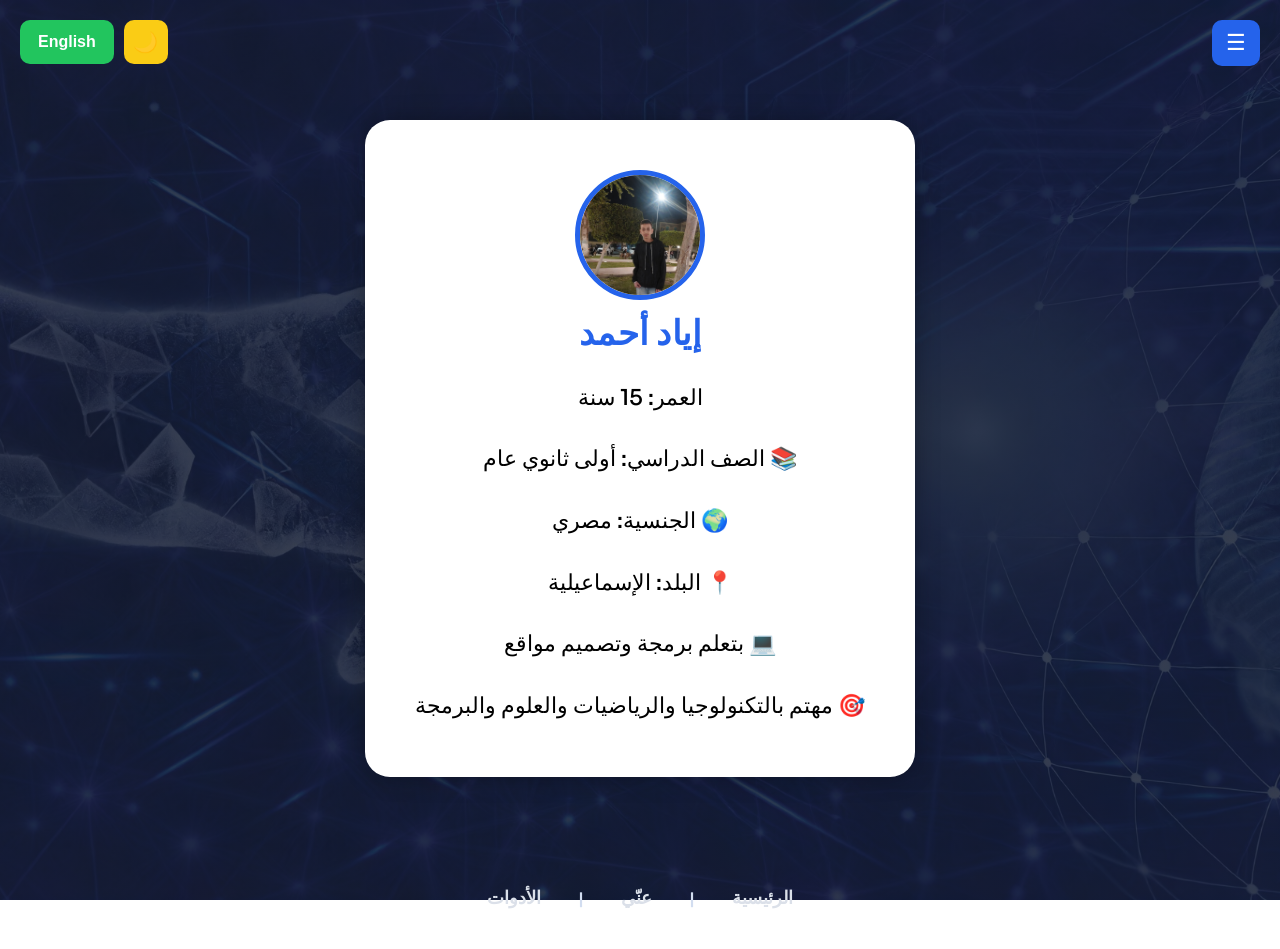
<file: About.html>
<!DOCTYPE html>
<html lang="ar" dir="rtl">

<head>

    <meta name="viewport" content="width=device-width, initial-scale=1.0">

    <title>Eyad Ahmed ( About )</title>

    <link rel="stylesheet" href="style.css">

    <link rel="icon" type="image/png" href="E-Logo.png">

    <link href="https://fonts.googleapis.com/css2?family=Sora:wght@300;400;500;600;700;800&display=swap" rel="stylesheet">

</head>


<body>

  <div class="menu-container">

<button id="menuBtn" class="menu-btn">
☰
</button>

<div id="menu" class="menu">

<a href="index.html" id="homeLink">الرئيسية</a>

<a href="About.html" id="aboutLink">About</a>

<a href="tools.html" id="toolsLink">Tools</a>

</div>

  </div>

<div class="top-buttons">

<button id="themeBtn" class="theme-btn">
🌙
</button>

<button id="langBtn" class="lang-btn">
English
</button>
</div>

<div class="box about-box">

  
  <img src="eyad.jpg" class="photo">

<h1 id="AboutName">إياد أحمد</h1>

<p id="age">العمر: 15 سنة</p>

<p id="grade">📚 الصف الدراسي: أولى ثانوي عام</p>

<p id="nation">🌍 الجنسية: مصري</p>

<p id="city">📍 البلد: الإسماعيلية</p>

<p id="learn">💻 بتعلم برمجة وتصميم مواقع</p>

<p id="interest">🎯 مهتم بالتكنولوجيا والرياضيات والعلوم والبرمجة</p>

</div>
   <body class="site-main"> 
     
    <footer class="footer-nav">

<a href="index.html" id="footerHome">الرئيسية</a>

<span>|</span>

<a href="About.html" id="footerAbout">About</a>

<span>|</span>

<a href="tools.html" id="footerTools">Tools</a>

  </footer>

     </body>
   
<script src="script.js"></script>

</body>

</html>
</file>
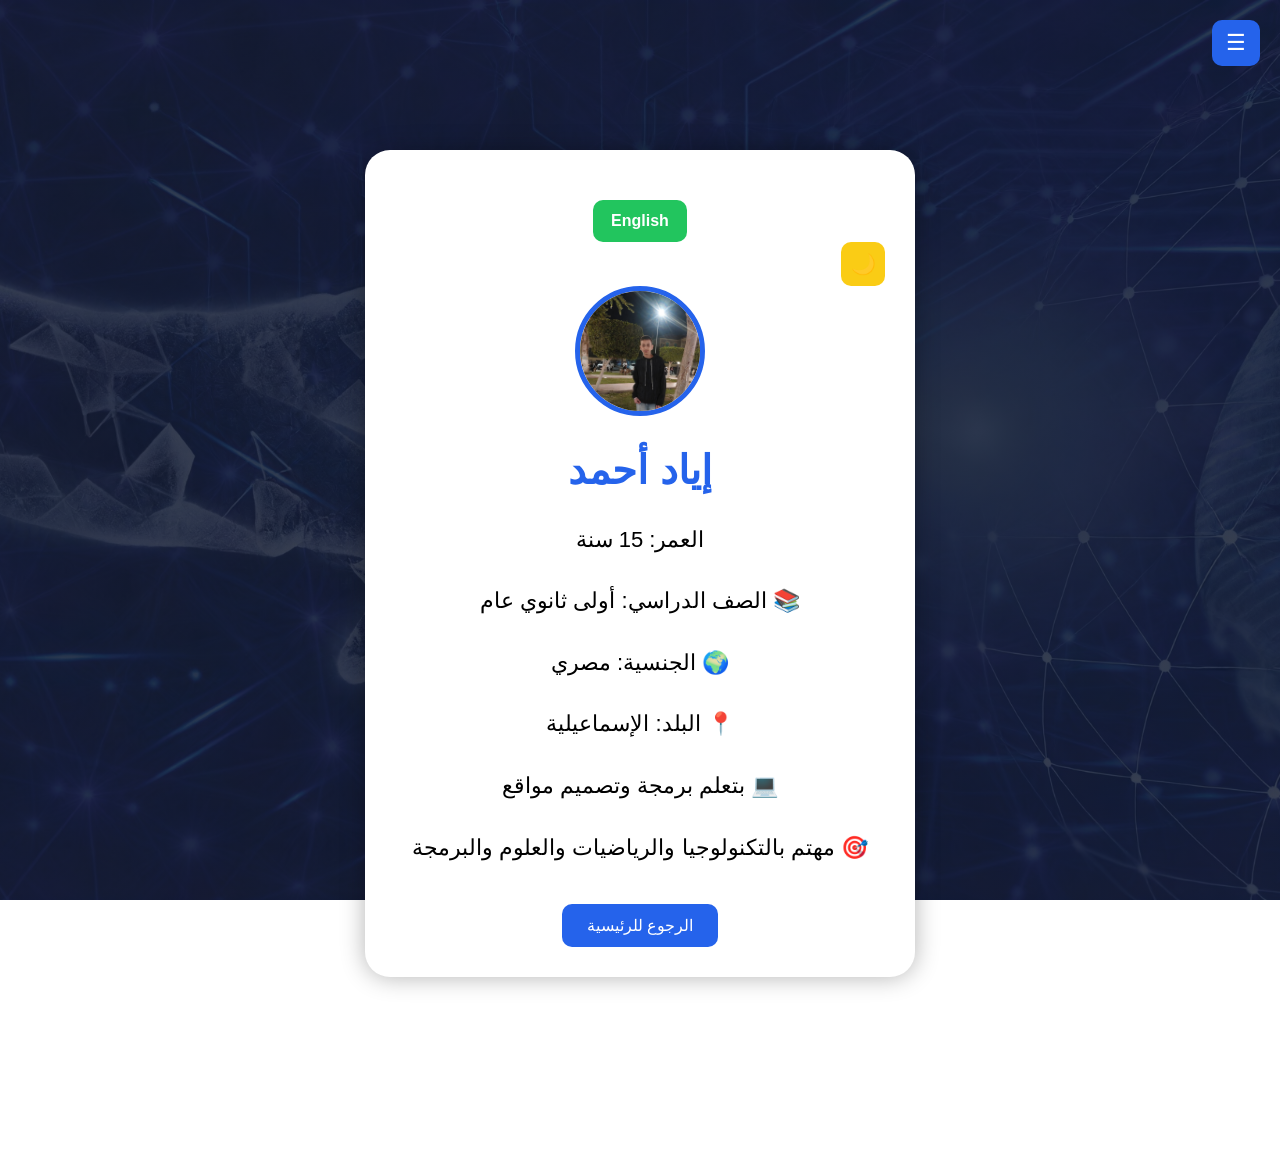
<file: cv.html>
<!DOCTYPE html>
<html lang="ar" dir="rtl">

<head>

    <meta name="viewport" content="width=device-width, initial-scale=1.0">

    <title>Eyad Ahmed ( CV )</title>

    <link rel="stylesheet" href="style.css">

</head>


<body>

  <div class="menu-container">

<button id="menuBtn" class="menu-btn">
☰
</button>

<div id="menu" class="menu">

<a href="index.html">الرئيسية</a>

<a href="cv.html">CV</a>

</div>

</div>

<div class="box">

  <div class="lang-container">

<button id="langBtn" class="lang-btn">
English
</button>

</div>

<div class="theme-container">

<button id="themeBtn" class="theme-btn">
🌙
</button>

</div>

<img src="eyad.jpg" class="photo">

<h1 id="cvName">إياد أحمد</h1>

<p id="age">🎂 العمر: 15 سنة</p>

<p id="grade">📚 الصف الدراسي: أولى ثانوي عام</p>

<p id="nation">🌍 الجنسية: مصري</p>

<p id="city">📍 البلد: الإسماعيلية</p>

<p id="learn">💻 بتعلم برمجة وتصميم مواقع</p>

<p id="interest">🎯 مهتم بالتكنولوجيا والرياضيات والعلوم والبرمجة</p>

<a class="btn" href="index.html" id="backBtn">
الرجوع للرئيسية
</a>

</div>

<footer class="footer-nav">

<a href="index.html">الرئيسية</a>

<span>|</span>

<a href="cv.html">CV</a>

</footer>

<script src="script.js"></script>

</body>

</html>
</file>
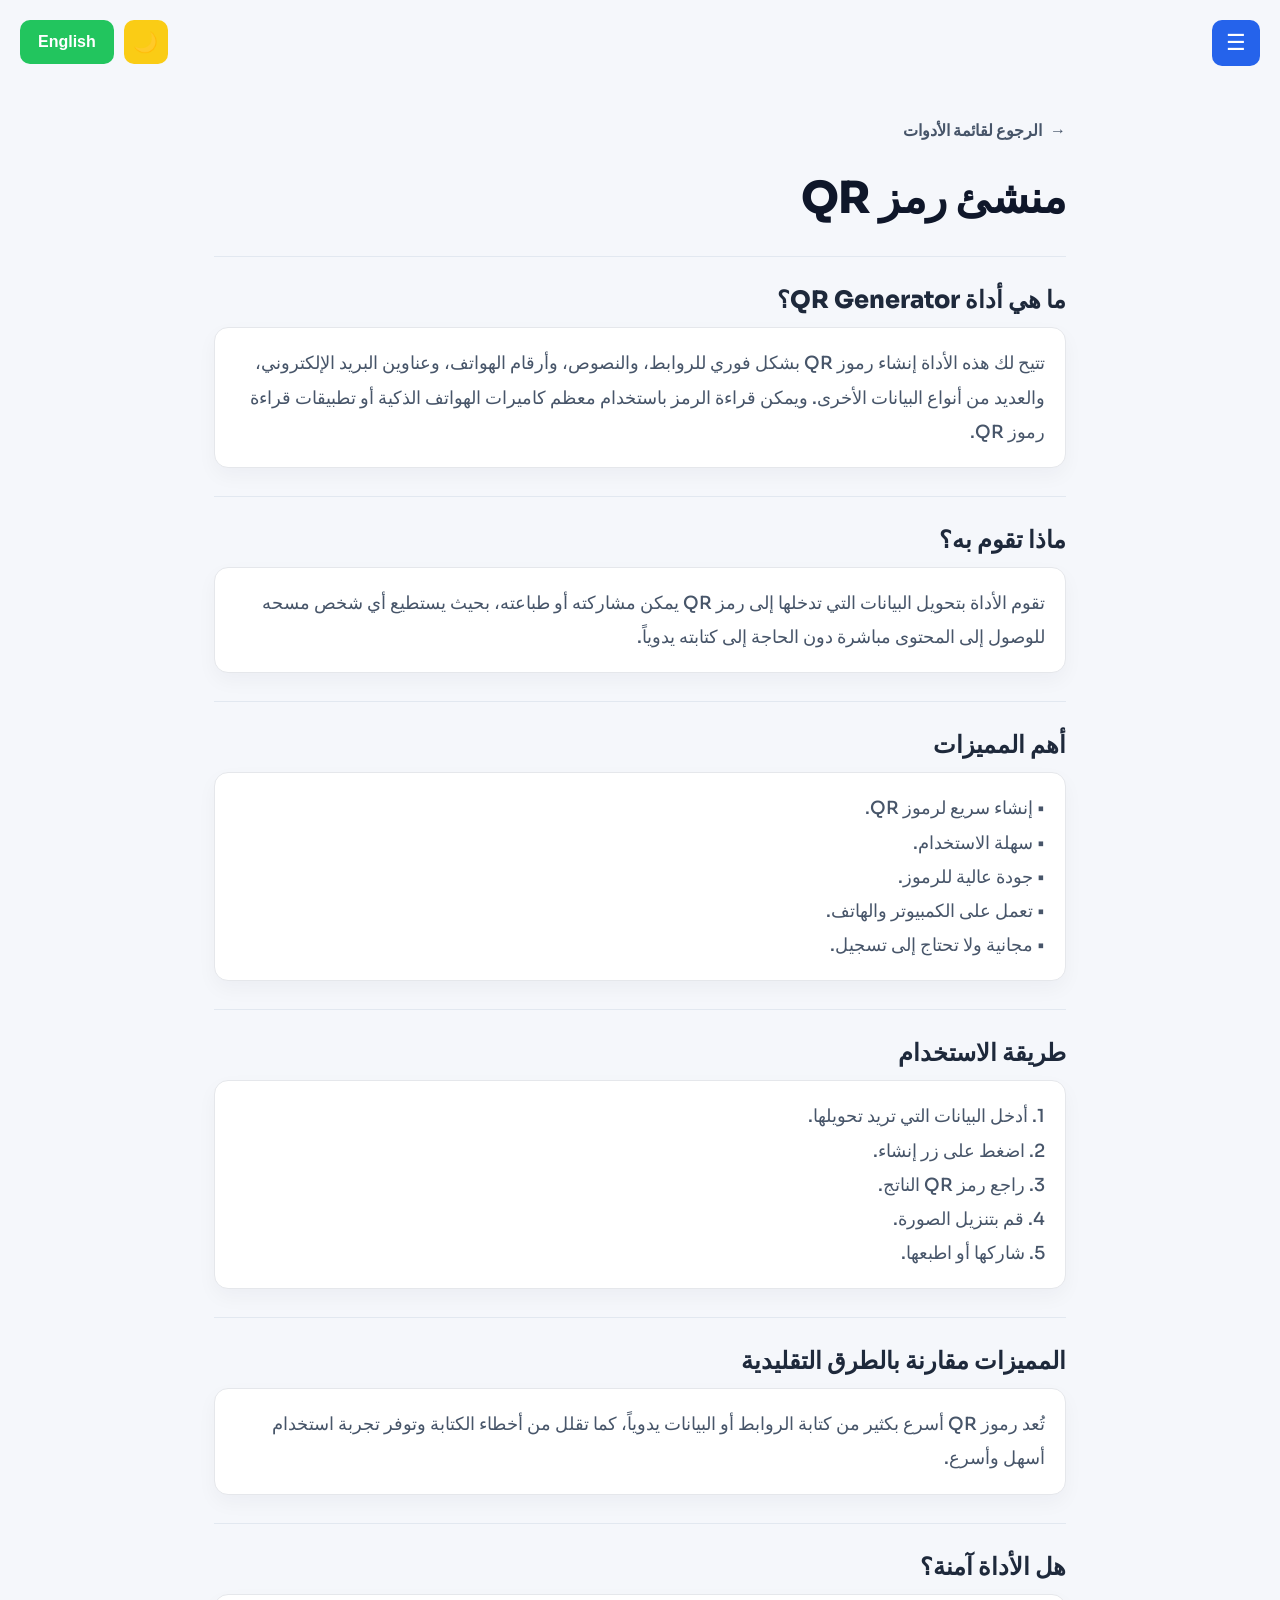
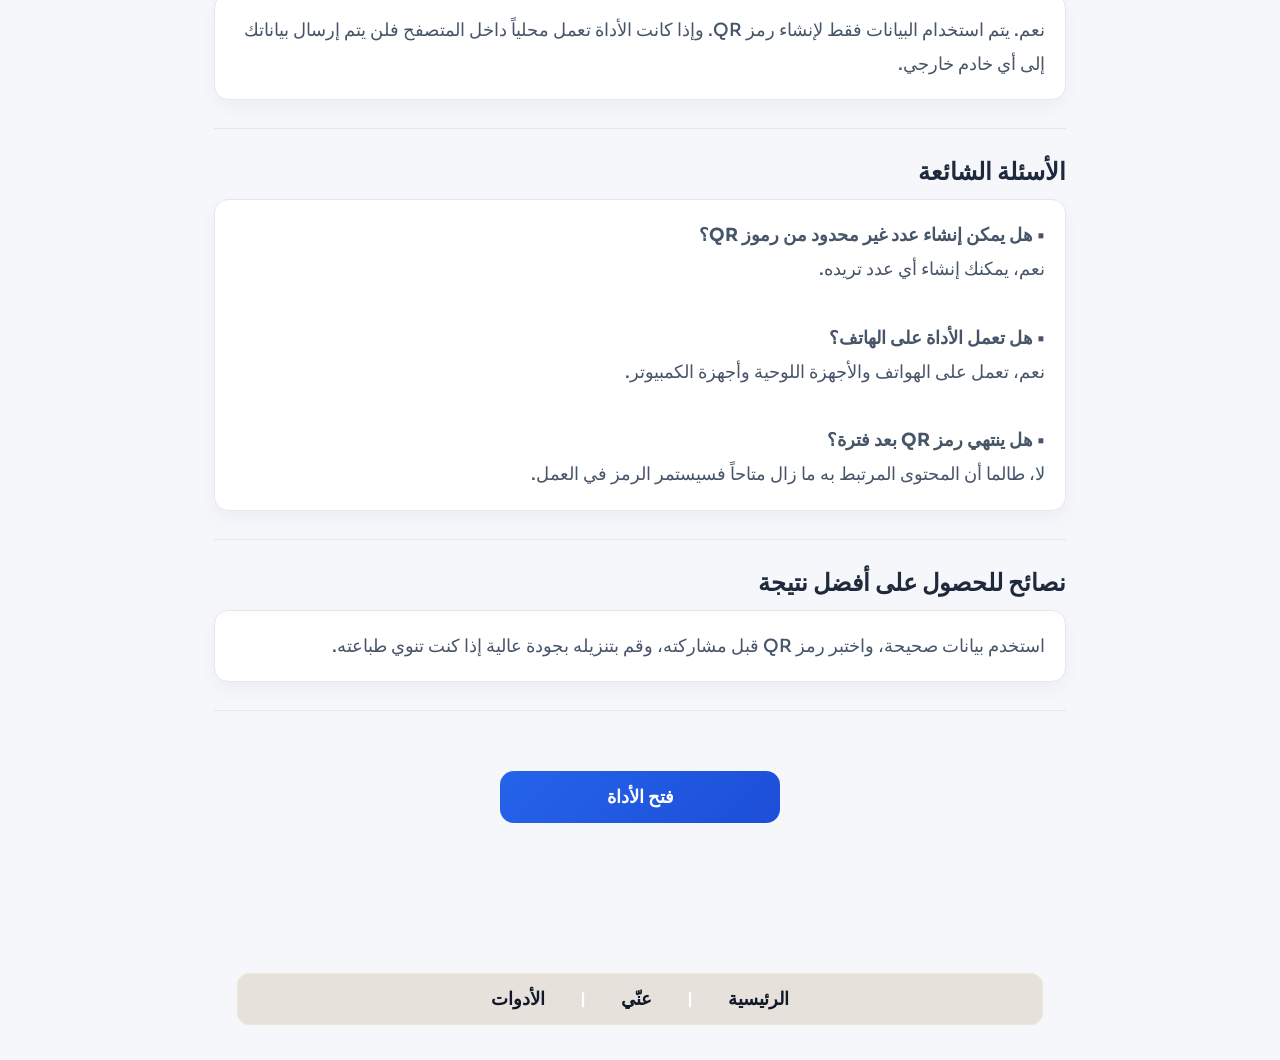
<file: qr-generator-guide.html>
<!DOCTYPE html>
<html lang="ar" dir="rtl">

<head>

<meta charset="UTF-8">

<meta name="viewport" content="width=device-width, initial-scale=1.0">

<title>Eyad Ahmed ( QR Generator )</title>

<link rel="stylesheet" href="style.css">

<link rel="icon" type="image/png" href="E-Logo.png">

<link href="https://fonts.googleapis.com/css2?family=Sora:wght@300;400;500;600;700;800&display=swap" rel="stylesheet">

</head>

<body class="guide-body">

<div class="menu-container">

<button id="menuBtn" class="menu-btn">
☰
</button>

<div id="menu" class="menu">

<a href="index.html" id="homeLink">الرئيسية</a>

<a href="About.html" id="aboutLink">عنّي</a>

<a href="Tools.html" id="toolsLink">الأدوات</a>

</div>

  </div>

<div class="top-buttons">

<button id="themeBtn" class="theme-btn">
🌙
</button>

<button id="langBtn" class="lang-btn">
English
</button>

</div>

<main class="guide-page">

<a href="Tools.html" class="back-link">

<span id="backArrow">→</span>

<span id="backText">الرجوع لقائمة الأدوات</span>

</a>

<h1 id="guideTitle">QR Generator</h1>

<hr>

<h2 id="whatTitle">ما هي أداة QR Generator؟</h2>

<p id="whatText">...</p>

<hr>

<h2 id="doesTitle">ماذا تقوم به؟</h2>

<p id="doesText">...</p>

<hr>

<h2 id="featuresTitle">أهم المميزات</h2>

<p id="featuresText">...</p>

<hr>

<h2 id="howTitle">طريقة الاستخدام</h2>

<p id="howText">...</p>

<hr>

<h2 id="compareTitle">المميزات مقارنة بالطرق التقليدية</h2>

<p id="compareText">...</p>

<hr>

<h2 id="safeTitle">هل الأداة آمنة؟</h2>

<p id="safeText">...</p>

<hr>

<h2 id="faqTitle">الأسئلة الشائعة</h2>

<p id="faqText">...</p>

<hr>

<h2 id="tipsTitle">نصائح للحصول على أفضل نتيجة</h2>

<p id="tipsText">...</p>

<hr>

<a href="qr-generator-tool.html" id="openTool" class="btn">فتح الأداة</a>

</main>
    
<footer class="footer-nav">

<a href="index.html" id="footerHome">الرئيسية</a>

<span>|</span>

<a href="About.html" id="footerAbout">عنّي</a>

<span>|</span>

<a href="Tools.html" id="footerTools">الأدوات</a>

</footer>
  
   <script src="script.js"></script>

</body>

 </html>
</file>
<file: style.css>
body {
  background:
    linear-gradient(
      rgba(15, 23, 42, 0.82),
      rgba(15, 23, 42, 0.82)
    ),
    url("background.jpg");
  background-size: cover;
  background-position: center;
  background-repeat: no-repeat;
  background-attachment: fixed;

  display: flex;
  flex-direction: column;
  position: relative;

  min-height: 100vh;
  margin: 0;

  font-family: "Sora", sans-serif;
}

.box {
  position: relative;

  width: 90%;
  max-width: 550px;

  margin: 150px auto 0;

  box-sizing: border-box;

  background: white;
  padding: 50px 30px 30px;

  border-radius: 25px;
  text-align: center;

  box-shadow: 0 0 25px rgba(0, 0, 0, 0.3);
}

.photo {
  width: 120px;
  height: 120px;

  border-radius: 50%;
  object-fit: cover;

  border: 5px solid #2563eb;
}

h1 {
  color: #2563eb;
}

p {
  font-size: 20px;
  font-weight: 500;
  line-height: 1.8;
}

.btn {
  display: inline-block;

  margin-top: 15px;
  padding: 12px 25px;

  background: #2563eb;
  color: white;

  text-decoration: none;

  border-radius: 10px;
}

.btn:hover {
  background: #1d4ed8;
}

.social {
  display: block;

  margin-top: 15px;

  text-decoration: none;

  font-size: 18px;
  font-weight: bold;

  color: #2563eb;

  transition: 0.3s;
}

.social:hover {
  transform: scale(1.05);
}

.whatsapp {
  color: #25d366;
}

.social-links {
  display: flex;
  justify-content: center;
  gap: 25px;
  margin-top: 20px;
}

.social-links a {
  font-size: 38px;
  text-decoration: none;

  transition: 0.3s;
}

.fa-facebook {
  color: #1877f2;
}

.fa-instagram {
  color: #e4405f;
}

.fa-whatsapp {
  color: #25d366;
}

.social-links a:hover {
  transform: scale(1.2);
}

@media (max-width: 600px) {
  #title {
    font-size: 38px;
  }

  #name {
    font-size: 28px;
  }

  h2 {
    font-size: 24px;
  }

  p {
    font-size: 18px;
  }

  .btn {
    font-size: 16px;
    padding: 12px 24px;
  }

  .social-links a {
    font-size: 36px;
  }

  .theme-btn {
    width: 45px;
    height: 45px;
    font-size: 18px;
  }

  .lang-btn {
    font-size: 15px;
    padding: 10px 16px;
  }

  h1 {
    font-size: 22px;
    line-height: 1.4;
  }
}

.box h1 {
  font-size: 40px;
}

.box p {
  font-size: 22px;
}

@media (max-width: 400px) {
  .box {
    padding: 20px;
  }

  h1 {
    font-size: 28px;
  }

  h2 {
    font-size: 20px;
  }

  p {
    font-size: 16px;
  }

  .social-links {
    gap: 15px;
  }

  .social-links a {
    font-size: 30px;
  }
}

.dark-mode {
  background:
    linear-gradient(
      rgba(2, 6, 23, 0.88),
      rgba(2, 6, 23, 0.88)
    ),
    url("background.jpg");

  background-size: cover;
  background-position: center;
  background-repeat: no-repeat;
  background-attachment: fixed;
}

.dark-mode .box {
  background: #1e293b;
  color: white;
}

.dark-mode .menu {
  background: #1e293b;
}

.dark-mode .menu a,
.dark-mode .footer-nav a,
.dark-mode .footer-nav span,
.dark-mode h2,
.dark-mode p {
  color: white;
}

.dark-mode h1 {
  color: #60a5fa;
}

.dark-mode .btn {
  background: #3b82f6;
}

.theme-btn.active {
  background: #60a5fa;
  color: white;
}

.menu-container {
  position: absolute;
  top: 20px;
  right: 20px;
  z-index: 999;
}

.menu-btn {
  background: #2563eb;
  color: white;

  border: none;
  border-radius: 10px;

  padding: 10px 14px;

  font-size: 22px;
  cursor: pointer;
}

.menu {
  display: none;

  position: absolute;
  top: 50px;
  right: 0;

  min-width: 140px;

  background: white;
  border-radius: 12px;

  box-shadow: 0 0 15px rgba(0, 0, 0, 0.2);

  overflow: hidden;
}

.menu a {
  display: block;

  padding: 12px;

  color: #111827;
  text-decoration: none;
  font-weight: bold;
}

.menu a:hover {
  background: #f3f4f6;
  color: #2563eb;
}

.menu.show {
  display: block;
}

@media (max-width: 450px) {
  .menu-container {
    top: 15px;
    right: 15px;
  }

  .theme-container {
    top: 15px;
    right: 75px;
  }
}

.footer-nav {
  margin-top: 250px;
  margin-bottom: 40px;

  text-align: center;
}

.footer-nav a {
  margin: 0 15px;

  color: white;
  text-decoration: none;

  font-size: 18px;
  font-weight: bold;
}

.footer-nav a{
    transition: .3s;
    cursor: pointer;
}

.footer-nav a:hover{
    color:#2563eb;
    text-decoration: underline;
}

.footer-nav span {
  margin: 0 10px;

  color: white;
  font-weight: bold;
}

.lang-btn {
  padding: 12px 18px;

  background: #22c55e;
  color: white;

  border: none;
  border-radius: 10px;

  font-size: 16px;
  font-weight: bold;

  cursor: pointer;
}

.theme-btn {
  display: flex;
  justify-content: center;
  align-items: center;

  width: 44px;
  height: 44px;

  background: #facc15;

  border: none;
  border-radius: 10px;

  font-size: 20px;
  cursor: pointer;
}

#title {
  margin-top: -20px;
  margin-bottom: 0;

  font-size: 48px;
  font-weight: 800;
}

#name,
#AboutName {
  margin-top: 7px;

  font-size: 34px;
  font-weight: 800;

  letter-spacing: 0.5px;
}

.about-box {
  margin-top: 120px;
}

.top-buttons {
  position: absolute;
  top: 20px;
  left: 20px;

  display: flex;
  gap: 10px;

  z-index: 999;
}

/* ========================= */
/* Tools Page */
/* ========================= */

.tools-page {
  background:
    linear-gradient(
      rgba(255, 250, 240, 0.92),
      rgba(255, 250, 240, 0.92)
    ),
    url("background.jpg");

  background-size: cover;
  background-position: center;
  background-repeat: no-repeat;
  background-attachment: fixed;
}

.tools-box {
  width: 70%;
  max-width: 800px;

  margin: 120px auto;
  padding: 45px;

  background: #fffdf8;

  border-radius: 25px;
  box-shadow: 0 10px 30px rgba(0, 0, 0, 0.15);
}

.tools-title {
  margin: 15px 0 35px;

  font-size: 42px;
  font-weight: 800;

  color: #334155;
}

html[dir="rtl"] .tools-title,
html[dir="rtl"] .tools-list {
  direction: rtl;
  text-align: right;
}

/* القائمة */

.tools-list {
  display: flex;
  flex-direction: column;
  gap: 22px;

  margin: 0;
  padding: 0;

  list-style: none;
}

.tool-item {
  display: flex;
  align-items: center;
  gap: 12px;

  font-size: 24px;
}

html[dir="rtl"] .tool-item {
  justify-content: flex-start;
}

html[dir="ltr"] .tool-item {
  justify-content: flex-start;
  flex-direction: row;
}

/* العناصر */

.tool-dot {
  font-size: 26px;
  font-weight: bold;

  color: #334155;
}

.tool-item{
  display:flex;
  align-items:center;
  gap:10px;
  padding:12px 16px;
  border-radius:12px;
  transition:.2s;
}

.tool-item:hover{
  background:#2263a3;
  transform:translateX(-3px);
}

.tool-link {
  color: #0f172a;

  text-decoration: none;
  font-weight: 600;

  transition: 0.3s;
}

.tool-link:hover {
  color: #2563eb;
}

/* ========================= */
/* Dark Mode - Tools */
/* ========================= */

.dark-mode.tools-page {
  background:
    linear-gradient(
      rgba(2, 6, 23, 0.9),
      rgba(2, 6, 23, 0.9)
    ),
    url("background.jpg");

  background-size: cover;
  background-position: center;
  background-repeat: no-repeat;
  background-attachment: fixed;
}

.dark-mode .tools-box {
  background: #1e293b;
}

.dark-mode .tools-title {
  color: #e4e9ee;
}

.dark-mode .tool-link {
  color: #fff;
}

.dark-mode .tool-link:hover {
  color: #e8eef5;
}

.dark-mode .tool-dot {
  color: #d8e2ee;
}

/* Footer - Tools */

.tools-page .footer-nav a,
.tools-page .footer-nav span {
  color: #000;
}

.tools-page .footer-nav a:hover {
  color: #2563eb;
}

.dark-mode.tools-page .footer-nav a,
.dark-mode.tools-page .footer-nav span {
  color: #fff;
}

.dark-mode.tools-page .footer-nav a:hover {
  color: #60a5fa;
}

/* Footer Responsive */

@media (max-width: 600px) {
  .footer-nav {
    display: flex;
    justify-content: center;
    align-items: center;
    flex-wrap: nowrap;
    gap: 10px;
  }

  .footer-nav a {
    margin: 0;

    font-size: 15px;
    white-space: nowrap;
  }

  .footer-nav span {
    margin: 0;
  }
}

/* ========================= */
/* Modern Guide Page */
/* ========================= */

.guide-body{
  background:#f5f7fb;
  font-family:"Sora",sans-serif;
}

/* Page container */
.guide-page{
  width:100%;
  max-width:900px;
  margin:120px auto 80px;
  padding:0 24px;
  box-sizing:border-box;
}

/* Title */
.guide-page h1{
  font-size:44px;
  font-weight:800;
  margin-bottom:30px;
  color:#0f172a;
  letter-spacing:-0.5px;
}

/* Section cards (IMPORTANT UPGRADE) */
.guide-page h2{
  font-size:24px;
  font-weight:800;
  color:#1e293b;
  margin:0;
}

/* paragraph styling */
.guide-page p{
  font-size:18px;
  line-height:1.9;
  color:#475569;
  margin-top:10px;
}

/* REMOVE ugly hr feel */
.guide-page hr{
  border:none;
  height:1px;
  background:#e2e8f0;
  margin:28px 0;
}

/* Make each section feel like a block */
.guide-page h2 + p{
  background:#ffffff;
  padding:18px 20px;
  border-radius:14px;
  border:1px solid #e5e7eb;
  box-shadow:0 8px 20px rgba(15,23,42,.04);
  margin-top:12px;
}

/* Back link improved */
.back-link{
  display:flex;
  align-items:center;
  gap:8px;
  margin-bottom:25px;
  font-size:16px;
  font-weight:600;
  color:#475569;
  text-decoration:none;
  transition:.2s;
}

.back-link:hover{
  color:#2563eb;
}

/* CTA button upgraded */
.guide-page .btn{
  display:block;
  width:280px;
  margin:60px auto 0;
  padding:15px 0;
  text-align:center;

  background:linear-gradient(135deg,#2563eb,#1d4ed8);
  color:#fff;

  font-size:18px;
  font-weight:700;

  border-radius:14px;
  text-decoration:none;

  transition:.25s;
}

.guide-page .btn:hover{
  transform:translateY(-3px);
  box-shadow:0 15px 30px rgba(37,99,235,.25);
}

/* ========================= */
/* DARK MODE (IMPROVED) */
/* ========================= */

.dark-mode.guide-body{
  background:#020617;
}

.dark-mode .guide-page h1{
  color:#f8fafc;
}

.dark-mode .guide-page h2{
  color:#e2e8f0;
}

.dark-mode .guide-page p{
  color:#cbd5e1;
}

/* section cards in dark */
.dark-mode .guide-page h2 + p{
  background:#0f172a;
  border:1px solid #1e293b;
  box-shadow:none;
}

/* hr in dark */
.dark-mode .guide-page hr{
  background:#1e293b;
}

.dark-mode .back-link{
  color:#cbd5e1;
}

.dark-mode .back-link:hover{
  color:#60a5fa;
}

.dark-mode .guide-page .btn{
  background:linear-gradient(135deg,#3b82f6,#2563eb);
}

/* ========================= */
/* Tool Page - Modern UI Fix */
/* ========================= */

.tool-page-body{
  background:#f4f7fb;
  font-family:"Sora",sans-serif;
}

/* Page */
.tool-page{
  width:100%;
  max-width:1100px;
  margin:120px auto 80px;
  padding:0 25px;
  box-sizing:border-box;
}

/* Title */
.tool-page h1{
  margin:0 0 12px;
  font-size:48px;
  font-weight:800;
  letter-spacing:-1px;
  color:#111827;
}

/* Description (FIXED selector) */
#toolDescription{
  max-width:760px;
  margin-bottom:40px;
  font-size:20px;
  line-height:1.9;
  color:#64748b;
}

/* Main Card */
.tool-box{
  background:#ffffff;
  border:1px solid #e5e7eb;
  border-radius:28px;
  padding:45px;
  box-shadow:0 15px 40px rgba(15,23,42,.06);
  transition:.35s;
}

.tool-box:hover{
  transform:translateY(-4px);
  box-shadow:0 25px 60px rgba(15,23,42,.10);
}

/* Label */
.tool-box label{
  display:block;
  margin-bottom:12px;
  font-size:18px;
  font-weight:700;
  color:#334155;
}

/* Input */
.tool-box input{
  width:100%;
  height:60px;
  padding:0 22px;
  background:#f8fafc;
  border:2px solid #e2e8f0;
  border-radius:16px;
  font-size:18px;
  font-family:"Sora",sans-serif;
  transition:.3s;
  outline:none;
}

.tool-box input:focus{
  background:#fff;
  border-color:#2563eb;
  box-shadow:0 0 0 5px rgba(37,99,235,.12);
}

/* ========================= */
/* Buttons */
/* ========================= */

/* Create Button (your generateBtn) */
#generateBtn{
  margin-top:18px;
  width:100%;
  height:56px;
  border:none;
  border-radius:16px;
  font-size:17px;
  font-weight:700;
  color:#fff;
  background:linear-gradient(135deg,#2563eb,#1d4ed8);
  cursor:pointer;
  transition:.25s;
}

#generateBtn:hover{
  transform:translateY(-2px);
  box-shadow:0 12px 25px rgba(37,99,235,.25);
  cursor:pointer;
}

/* Download Button (center + premium look) */
#downloadBtn{
  display:none;
  margin:18px auto 0;
  text-align:center;
  padding:14px 26px;
  border-radius:14px;
  font-weight:700;
  color:#fff;
  background:linear-gradient(135deg,#16a34a,#15803d);
  text-decoration:none;
  transition:.25s;
  width:fit-content;
}

#downloadBtn:hover{
  transform:translateY(-2px);
  box-shadow:0 12px 25px rgba(22,163,74,.25);
}

/* ========================= */
/* QR Result Box (MODERN CARD INSIDE) */
/* ========================= */

#qrResult{
  margin-top:35px;
  padding:40px;
  background:#f8fafc;
  border:2px dashed #cbd5e1;
  border-radius:22px;
  min-height:320px;
  display:flex;
  justify-content:center;
  align-items:center;
  transition:.35s;
  position:relative;
}

/* inner QR card */
#qrResult canvas,
#qrResult img{
  max-width:260px;
  border-radius:16px;
  background:#fff;
  padding:14px;
  box-shadow:0 10px 30px rgba(0,0,0,.10);
}

/* empty state */
#qrResult:empty::before{
  content:"Your QR Code will appear here";
  font-size:20px;
  font-weight:700;
  color:#94a3b8;
  letter-spacing:.5px;
  text-align:center;
}

/* ========================= */
/* Notes (FIXED class mismatch) */
/* ========================= */

.tool-notes{
  margin-top:28px;
  padding:18px 22px;
  background:#eff6ff;
  border-left:5px solid #2563eb;
  border-radius:14px;
  font-size:17px;
  line-height:1.8;
  color:#334155;
}

/* ========================= */
/* Dark Mode */
/* ========================= */

.dark-mode.tool-page-body{
  background:#020617;
}

.dark-mode .tool-page h1{
  color:#f8fafc;
}

.dark-mode #toolDescription{
  color:#cbd5e1;
}

.dark-mode .tool-box{
  background:#111827;
  border-color:#1e293b;
}

.dark-mode .tool-box label{
  color:#f8fafc;
}

.dark-mode .tool-box input{
  background:#0f172a;
  color:#fff;
  border-color:#334155;
}

.dark-mode #qrResult{
  background:#0f172a;
  border-color:#334155;
}

.dark-mode #qrResult:empty::before{
  color:#475569;
}

.dark-mode .tool-notes{
  background:#0f172a;
  border-left-color:#3b82f6;
  color:#e2e8f0;
}

/* ========================= */
/* FOOTER RESET (FIXED CLEAN) */
/* ========================= */

.footer-nav {
  display: flex;
  justify-content: center;
  align-items: center;
  gap: 12px;

 margin:110px auto 40px;
  padding: 0;

  background: transparent;
  box-shadow: none;
  border: none;
}

/* ========================= */
/* HOME / ABOUT / TOOLS (TEXT ONLY) */
/* ========================= */

body.site-main .footer-nav a{
    color:#dbe0e9;
    font-weight:600;
    text-decoration:none;
    transition:.3s;
    cursor:pointer;
}

body.site-main .footer-nav a:hover {
    color:#2563eb; 
    text-decoration:underline;
}

    body.site-main .footer-nav span {
    color:#d2ddf0;
    transition:.3s;
}

/* ========================= */
/* GUIDE + TOOL (FULL BAR) */
/* ========================= */

body.guide-body .footer-nav,
body.tool-page-body .footer-nav {
  width: 60%;
  max-width: 900px;

  margin: 70px auto 35px;
  padding: 14px 18px;

  background:#e6e2db;
  border:1px solid #ebe7d9;

  border-radius: 12px;

  display: flex;
  justify-content: center;
  gap: 10px;
}

body.guide-body .footer-nav a,
body.tool-page-body .footer-nav a{
    color:#111827;
    text-decoration:none;
    transition:.3s;
    cursor:pointer;
}

body.tool-page-body .footer-nav a:hover{
    color:#326ce0;
}

body.tool-page-body .footer-nav span{
    color:#6b7280;
    transition:.3s;
}

body.tool-page-body .footer-nav:hover span{
    color:#2563eb;
}
/* Hover */

.footer-nav a{
  cursor:pointer;
}

.footer-nav a:hover{
  color:#2563eb;
  text-decoration:underline;
}

/* ========================= */
/* DARK MODE FIX */
/* ========================= */

body.dark-mode.guide-body .footer-nav,
body.dark-mode.tool-page-body .footer-nav{
    background:#010516;
    border:1px solid #020b1a;
}

/* الصفحة الرئيسية */
body.dark-mode.site-main .footer-nav a{
    color:#ffffff;
}

body.dark-mode.site-main .footer-nav span{
    color:#d1d5db;
}

/* صفحات الشرح والأداة */
body.dark-mode.guide-body .footer-nav a,
body.dark-mode.tool-page-body .footer-nav a{
    color:#ffffff;
}

body.dark-mode.guide-body .footer-nav span,
body.dark-mode.tool-page-body .footer-nav span{
    color:#d1d5db;
}

body.dark-mode.tool-page-body .footer-nav a:hover,
body.dark-mode.tool-page-body .footer-nav:hover span{
    color:#2563eb;
    text-decoration: underline;
}

body.dark-mode.guide-body .footer-nav a:hover,
body.dark-mode.guide-body .footer-nav:hover span{
    color:#2563eb;
    text-decoration: underline;
}

/* ========================= */
/* Responsive */
/* ========================= */

@media(max-width:768px){

.tool-page{
  padding:0 18px;
}

.tool-page h1{
  font-size:36px;
}

#generateBtn{
  height:54px;
}

#qrResult{
  min-height:260px;
  padding:25px;
}
}

@media(max-width:480px){

.tool-page h1{
  font-size:30px;
}

.tool-box{
  padding:22px;
}

.tool-box input{
  height:55px;
  font-size:16px;
}
  }
</file>
